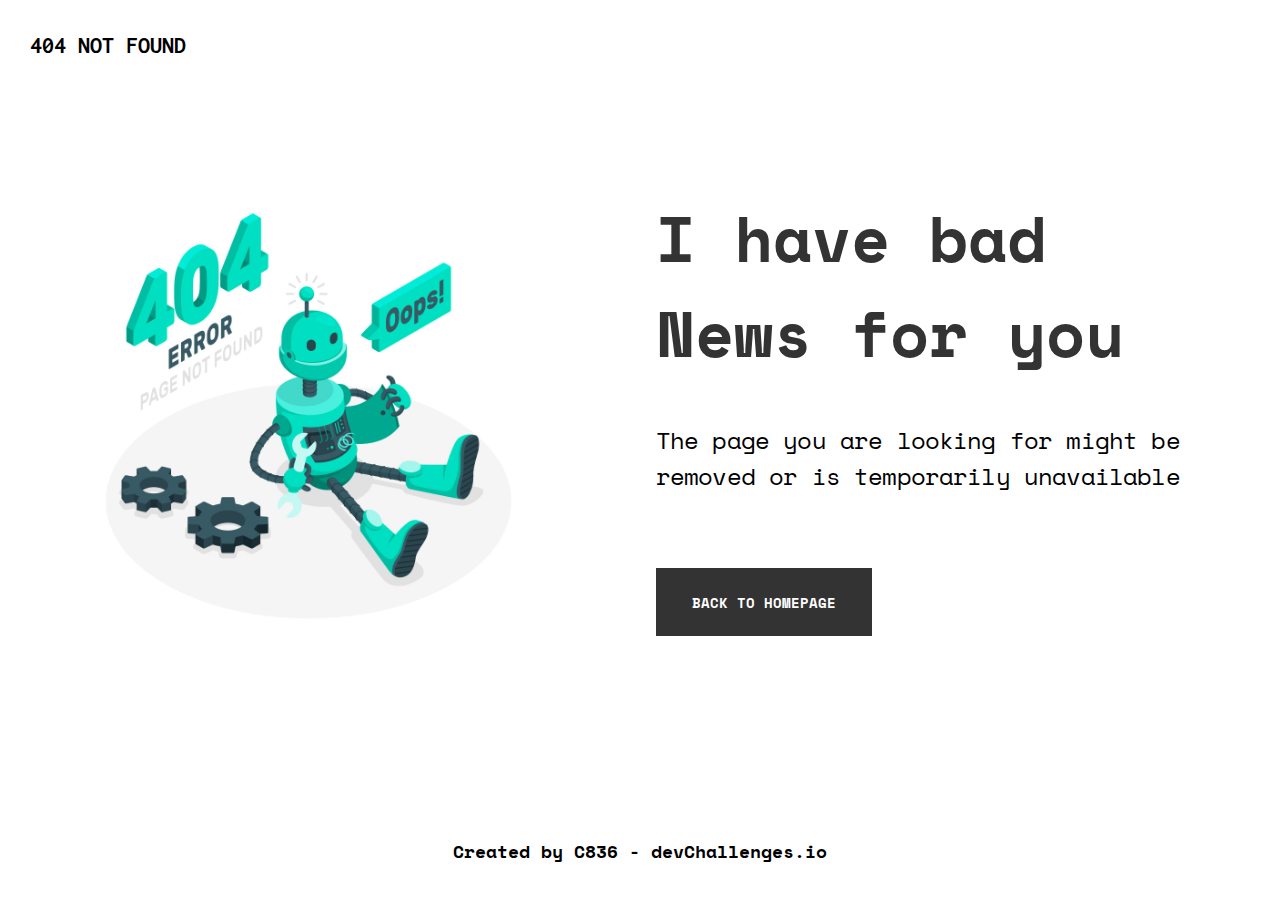
<file: 01 - 404 Page/index.html>
<!DOCTYPE html>
<html lang="en">
<head>
    <meta charset="UTF-8">
    <meta http-equiv="X-UA-Compatible" content="IE=edge">
    <meta name="viewport" content="width=device-width, initial-scale=1.0">
    <title>404 - Not Found</title>
    <link href="style.css" rel="stylesheet">
</head>
<body>
    <main>
        <h4>404 NOT FOUND</h4>
        <div id="conImg">
            <img src="images/error.jpg"  draggable="false" >
        </div>
        <div id="conText">
            <h1>
                I have bad News for you
            </h1>
            <p>
                The page you are looking for might be removed or is temporarily unavailable
            </p>
            <button>
                BACK TO HOMEPAGE
            </button>
        </div>  
    </main>

    <footer>
        <a href="https://github.com/C836">Created by <b>C836</b> - devChallenges.io</a>
    </footer>
</body>
</html>
</file>
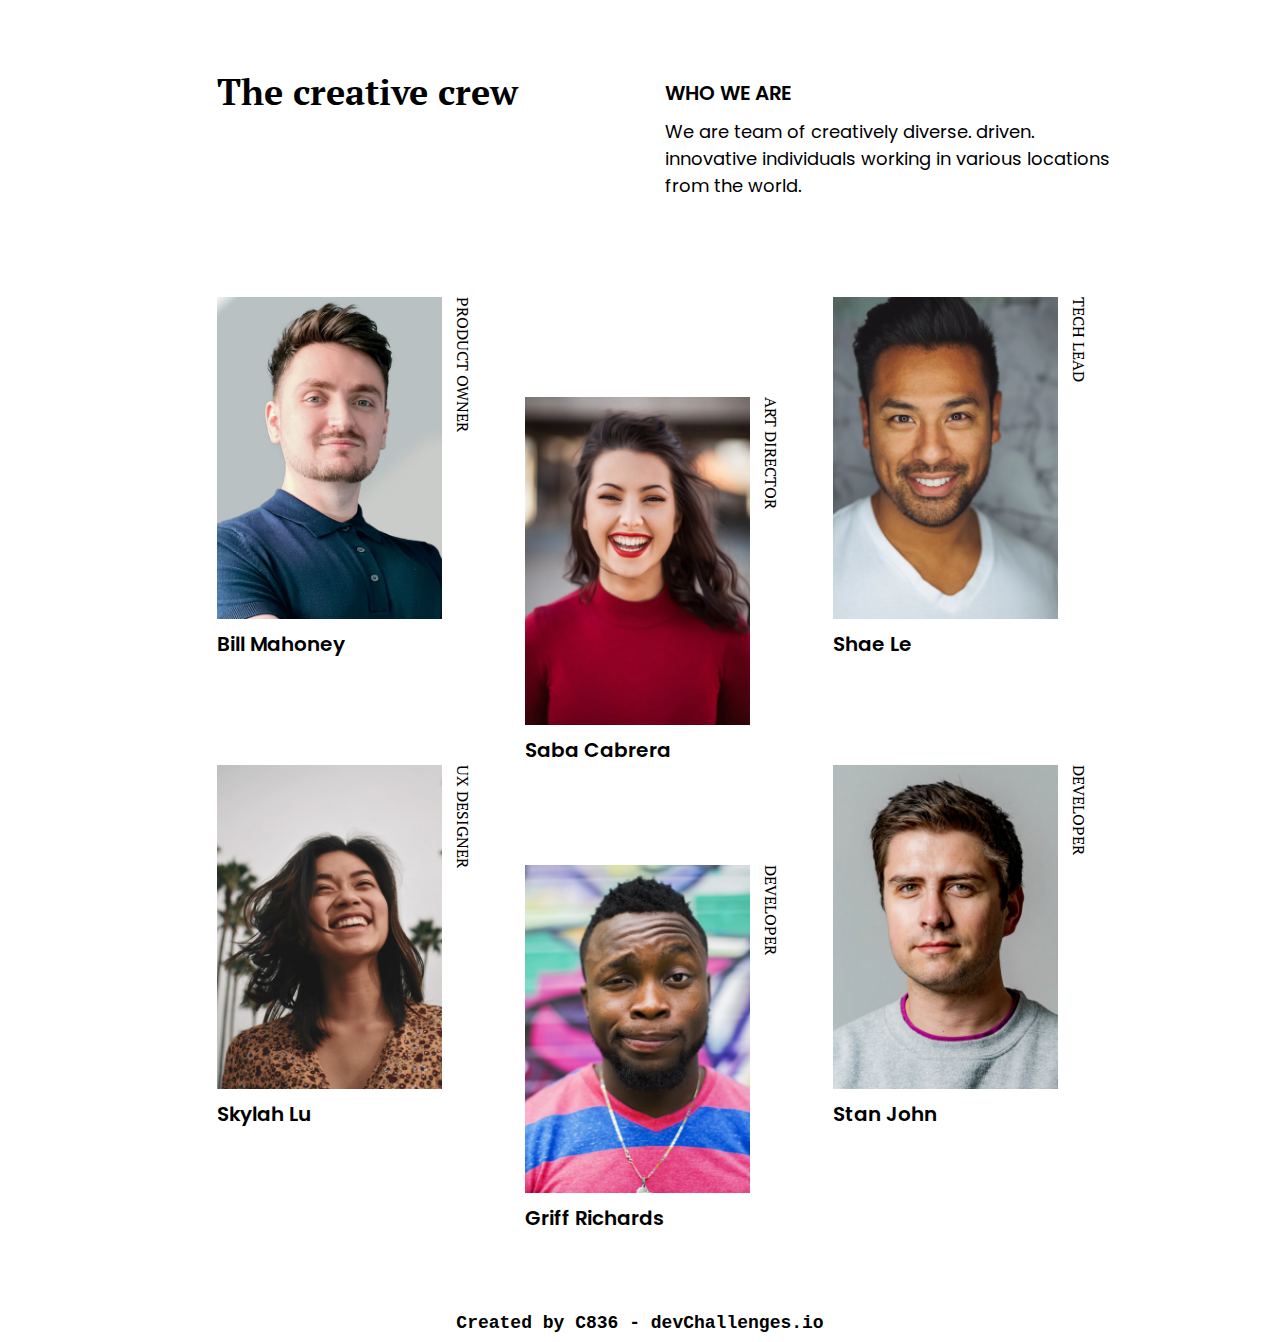
<file: 02 - Team Page/index.html>
<!DOCTYPE html>
<html lang="en">
<head>
    <meta charset="UTF-8">
    <meta http-equiv="X-UA-Compatible" content="IE=edge">
    <meta name="viewport" content="width=device-width, initial-scale=1.0">
    <title>Team Page</title>
    <link rel="stylesheet" href="style.css">
</head>
<body>
    <main>
        <div id="about">
            <h1>The creative crew</h1>
            <div id="text">
                <p id="who">
                    WHO WE ARE
                </p>
                <p id="desc">
                    We are team of creatively diverse. driven. innovative individuals working in various locations from the world.
                </p>
            </div>
        </div>
        <div id="grid">
            <div class="item">
                <img src="images/photo1.png">
                <p id="title">
                    PRODUCT OWNER
                </p>
                <h3 id="name">
                    Bill Mahoney
                </h3>
            </div>

            <div div class="item">
                <img src="images/photo2.png">
                <p id="title">
                    ART DIRECTOR
                </p>
                <h3 id="name">
                    Saba Cabrera
                </h3>
            </div>

            <div div class="item">
                <img src="images/photo3.png">
                <p id="title">
                    TECH LEAD
                </p>
                <h3 id="name">
                    Shae Le
                </h3>
            </div>

            <div div class="item">
                <img src="images/photo4.png">
                <p id="title">
                    UX DESIGNER
                </p>
                <h3 id="name">
                    Skylah Lu
                </h3>
            </div>

            <div div class="item">
                <img src="images/photo5.png">
                <p id="title">
                    DEVELOPER
                </p>
                <h3 id="name">
                    Griff Richards
                </h3>
            </div>

            <div div class="item">
                <img src="images/photo6.png">
                <p id="title">
                    DEVELOPER
                </p>
                <h3 id="name">
                    Stan John
                </h3>
            </div>
        </div>
    </main>
    <footer>
        <a href="https://github.com/C836">Created by <b>C836</b> - devChallenges.io</a>
    </footer>
</body>
</html>
</file>
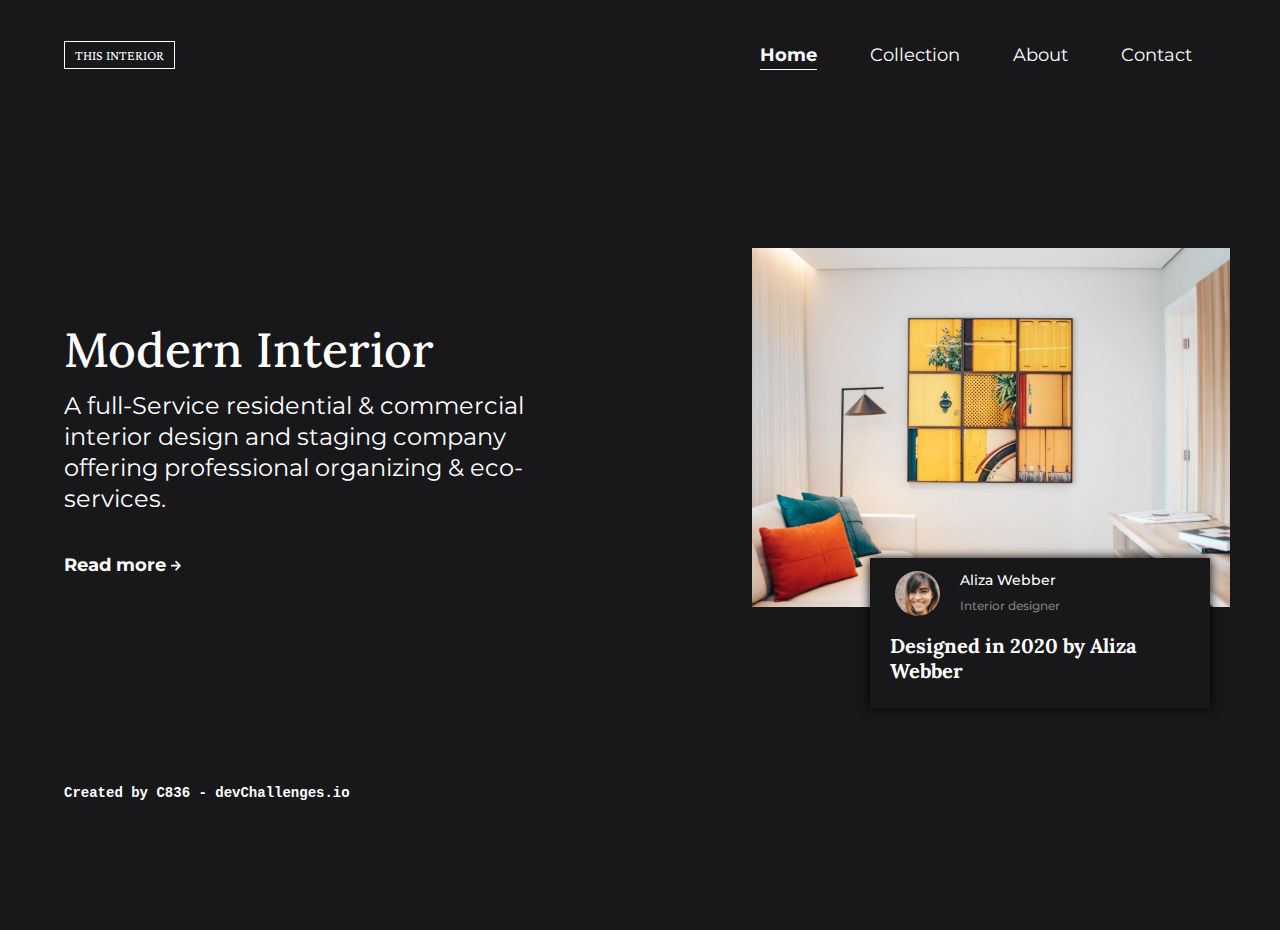
<file: 03 - Interior Consultant/index.html>
<!DOCTYPE html>
<html lang="en">
<head>
    <meta charset="UTF-8">
    <meta http-equiv="X-UA-Compatible" content="IE=edge">
    <meta name="viewport" content="width=device-width, initial-scale=1.0">
    <title>Interior Consultant</title>
    <link rel="stylesheet" href="style.css">
    <script src="script.js" defer></script>
</head>

<body>
    <section id="menu">
        <a href="#">Home</a>
        <a href="#">Collection</a>
        <a href="#">About</a>
        <a href="#">Contact</a>
        <svg id="fechar" xmlns="http://www.w3.org/2000/svg" xmlns:xlink="http://www.w3.org/1999/xlink" version="1.1" x="0px" y="0px" viewBox="0 0 1000 1000" enable-background="new 0 0 1000 1000" xml:space="preserve">
        <g><path d="M500,623.8L159.9,963.9c-34.6,34.6-90.1,34.7-124.3,0.5c-34.4-34.4-34-89.8,0.5-124.3L376.2,500L36.1,159.9C1.5,125.3,1.4,69.8,35.6,35.6c34.4-34.4,89.8-34,124.3,0.5L500,376.2L840.1,36.1c34.6-34.6,90.1-34.7,124.3-0.5c34.4,34.4,34,89.8-0.5,124.3L623.8,500l340.1,340.1c34.6,34.6,34.7,90.1,0.5,124.3c-34.4,34.4-89.8,34-124.3-0.5L500,623.8z"/></g>
        </svg>
    </section>
    <section id="page">
        <nav id="nav">
            <span>
                THIS INTERIOR
            </span>
            <svg id="open" xmlns="http://www.w3.org/2000/svg" xmlns:xlink="http://www.w3.org/1999/xlink" version="1.1" id="Layer_1" x="0px" y="0px" width="122.879px" height="103.609px" viewBox="0 0 122.879 103.609" enable-background="new 0 0 122.879 103.609" xml:space="preserve"><g><path fill-rule="evenodd" clip-rule="evenodd" d="M10.368,0h102.144c5.703,0,10.367,4.665,10.367,10.367v0 c0,5.702-4.664,10.368-10.367,10.368H10.368C4.666,20.735,0,16.07,0,10.368v0C0,4.665,4.666,0,10.368,0L10.368,0z M10.368,82.875 h102.144c5.703,0,10.367,4.665,10.367,10.367l0,0c0,5.702-4.664,10.367-10.367,10.367H10.368C4.666,103.609,0,98.944,0,93.242l0,0 C0,87.54,4.666,82.875,10.368,82.875L10.368,82.875z M10.368,41.438h102.144c5.703,0,10.367,4.665,10.367,10.367l0,0 c0,5.702-4.664,10.368-10.367,10.368H10.368C4.666,62.173,0,57.507,0,51.805l0,0C0,46.103,4.666,41.438,10.368,41.438 L10.368,41.438z"/></g></svg>
            <div>
                <a href="#">Home</a>
                <a href="#">Collection</a>
                <a href="#">About</a>
                <a href="#">Contact</a>
            </div>
        </nav>
        <main id="main"> 
            <div>
                <div id="text">
                    <h3>
                        Modern Interior
                    </h3>
                    <p>
                        A full-Service residential & commercial interior design and staging company offering professional organizing & eco-services.
                    </p>
                    <a href="#">
                        Read more <svg xmlns="http://www.w3.org/2000/svg" viewBox="0 0 448 512"><path d="M190.5 66.9l22.2-22.2c9.4-9.4 24.6-9.4 33.9 0L441 239c9.4 9.4 9.4 24.6 0 33.9L246.6 467.3c-9.4 9.4-24.6 9.4-33.9 0l-22.2-22.2c-9.5-9.5-9.3-25 .4-34.3L311.4 296H24c-13.3 0-24-10.7-24-24v-32c0-13.3 10.7-24 24-24h287.4L190.9 101.2c-9.8-9.3-10-24.8-.4-34.3z"/></svg>
                    </a>
                </div> 
            </div>
            <figure>
                <img id="img" src="./images/photo1.png">
                <div id="card">  
                    <div>
                        <img src="./images/photo2.png">
                        <span>
                            <p>
                                Aliza Webber</br>
                                <span>Interior designer</span>
                            </p>
                        </span>
                    </div>
                    <h3>
                        Designed in 2020 by Aliza Webber
                    </h3>
                </div>
            </figure>
        </main>
        <footer>
            <a href="https://github.com/C836">Created by <b>C836</b> - devChallenges.io</a>
        </footer>
    </section>
</body>
</html>
</file>
<file: 01 - 404 Page/style.css>
@import url('https://fonts.googleapis.com/css2?family=Inconsolata:wght@700&family=Space+Mono:wght@400;700&display=swap');

body{
    display: flex;
    flex-direction: column;
}

main {
    display: flex;
    justify-content: space-around;

    width: 100%;
    height: 95%;
    top: 50%;
    left: 50%;

    align-items: center;
}

h4{
    position: absolute;
    top: 0; left: 30px;
    font: 700 24px 'Inconsolata', monospace;
}

#conImg {
    height: 90vh;
    width: 40%;
    text-align: center;
}

    img {
        height: 100%;
        width: 90%;
        max-width: 100%;
        object-fit: contain;
    }

#conText {
    height: 80%;
    width: 45%;
    float: right;
}

    h1{
        font: 700 64px 'Space Mono', monospace;
        color: #333333;
        margin-top: 0;
    }

    p{
        font:400 24px 'Space Mono', monospace; 
        line-height: 36px;
        letter-spacing: -0.035em;
    }

    button {
        width: 216px;
        height: 68px;
        background-color: #333333;
        color: #ffffff;
        border: none;
        font: 700 14px 'Space Mono', monospace;
        margin-top: 50px;
        cursor: pointer;
    }

footer{
    margin-top: 20px;
    font: 700 18px 'Space Mono', monospace;
    text-align: center;
}

a{
    text-decoration: none;
    color: inherit; 
}

@media (max-width: 900px)
{
    h1{
        font-size: 54px;
        line-height: 1.3;
    }

    
    p{
        font-size: 22px;
        line-height: 1.6;
    }

}

@media (max-width: 600px)
{
    main {
        display: block;
        position: static;
        width: 100%;
        height: 95%;
        top: 0;
        left: 0;
        transform: translate(0, 0);
        align-items: center;
    }

        h4{
            position: static;
            margin-left: 20px;
            font: 700 24px 'Inconsolata', monospace;
        }
    
    #conImg{
        width: 75%;
        height: auto;
        margin: auto;
    }

    #conText {
        height: 90%;
        width: 90%;
        margin: auto;
        float: none;
    }

        h1{
            font: 700 48px 'Space Mono', monospace;
        }

        
        p{
            font-size: 18px;
        }
    
        button {
            font-size: 14px;
            margin-top: 30px;
        }

    footer{
        font: 700 14px 'Space Mono', monospace;
        text-align: center;
        position: static;
        margin-top: 25px;
        transform: translateX(0);
    }
}
</file>
<file: 02 - Team Page/style.css>
@import url('https://fonts.googleapis.com/css2?family=PT+Serif:wght@400;700&family=Poppins:wght@400;600&display=swap');

body{
    display: flex;
    flex-direction: column;
}

#about{
    display: flex;
    width: 75%;
    margin-left: auto;
    margin-right: auto;
    box-sizing: border-box;
    margin-bottom: 80px;
    padding-left: 4%;
}

h1{
    width: 50%;
    font: 700 36px 'PT Serif', serif;
    margin-top: 10px;
}

#text{
    width: 50%;
    box-sizing: border-box;
}
    #who{
        font: 600 20px 'Poppins', sans-serif;
        margin-bottom: 10px;
    }

    #desc{
        font: 400 18px 'Poppins', sans-serif;
        margin-top: 0;
    }

main{
    display: flex;
    flex-direction: column;
    margin-top: 50px;
    width: 100%;
}

#grid{
    width: 75%;
    display: grid;
    margin-left: auto;
    margin-right: auto;
    grid-template-columns: 1fr 1fr 1fr; 
    column-gap: 3%;
    box-sizing: border-box;
    padding-left: 4%;
}

    .item{
        margin-bottom: 100px;
    }

    .item:nth-of-type(3n+2) {
        position: relative;
        top: 100px;
    }

    #title{
        font: 16px 'PT Serif', serif;
        margin: 0;
        writing-mode: vertical-rl;
    }

    #name{
        font: 600 20px 'Poppins', sans-serif;
        float: left;
        margin: 0;
    }

    img{
        width: 80%;
        float: left;
        margin: 0 10px 10px 0;
    }

footer{
    font: 700 18px 'Space Mono', monospace;
    text-align: center;
    margin-top: 80px;
}

a{
    text-decoration: none;
    color: inherit; 
}

@media (max-width: 900px){
    h1{
        width: 100%;
    }

    #grid{
    width: 95%;
    display: grid;
    margin-left: auto;
    margin-right: auto;
    grid-template-columns: 1fr 1fr; 
    column-gap: 3%;
    }

    .item:nth-of-type(3n+2) {
        position: relative;
        top: 0;
    }

    .item:nth-of-type(2n) {
        position: relative;
        top: 100px;
    }

    #about{
        flex-direction: column;
        width: 95%;
        margin-bottom: 60px;
    }

    #text{
        width: 100%;
    }

}

@media (max-width: 510px){
    #about{
        margin-bottom: 40px;
    }

    img{
        width: 82%;
        margin: 0 5px 5px 0;
    }

    #title{
        font-size: 14px;
    }

    #name{
        font-size: 18px;
    }
}

@media (max-width: 510px){
    #title{
        font-size: 12px;
    }

    #name{
        font-size: 16px;
    }
}
</file>
<file: 03 - Interior Consultant/style.css>
@import url('https://fonts.googleapis.com/css2?family=Crimson+Pro:wght@200&family=Lora:wght@500;700&family=Montserrat:wght@400;500;700&display=swap');

*{
    color: white;
    border: 0;
    margin: 0;
    text-decoration: none;
}

body{
    background-color: #181719;
}

svg{
    cursor: pointer;
}

nav{
    display: flex;
    align-items: center;
    justify-content: space-between;
    margin: 30px auto;
    width: 90%;
    height: 50px;
}
    nav svg{
        display: none;
    }

    nav span{
        border: 1px solid white;
        float: left;
        font: 14px 'Crimson Pro', serif;
        padding: 5px 10px;
    }

    nav div{
        float: right;
        font: 18px 'Montserrat', sans-serif;
    }

        nav div a:first-child{
            font: 700 18px 'Montserrat', sans-serif;
            text-decoration: underline;
            text-underline-offset: 8px;
        }

        nav div a{
            margin: 0 24px;
        }

main{
    display: flex;
    align-items: center;
    margin: 0 auto;
    width: 90%;
    height: 75vh;
}

    main div{
        display: flex;
        align-items: center;
    }

    @media (min-width: 820px){

    figure{
        position: absolute;
        right: 20px;
        width: 400px;
        height: 400px;
    }

        img{
            float:right;
            margin-right: 20px;
            height: 360px;
            object-fit: contain;
            margin-right: 30px;
        }
    }

    #text{
        display: flex;
        flex-direction: column;
        align-items: flex-start;
        width: 470px;
    }

    #text h3{
        margin-top: 0;
        font:500 48px 'Lora', serif;
        margin-bottom: 10px;
    }

    #text p{
        font:400 24px 'Montserrat', sans-serif;
        margin-bottom: 40px;
        line-height: 1.3;
    }

    #text a{
        font:700 18px 'Montserrat', sans-serif;
    }

svg{
    width: 10px;
    fill: white;
}

#card{
    display: flex;
    flex-direction: column;
    float:right;
    background-color: #181719;
    width: 340px;
    height: 150px;
    transform: translate(-50px,-50px);
    box-shadow: black 0 0 10px;
}

    #card div{
        width: 100%;
        height: 38%;
    }

        #card img{
            height: 45px;
            border-radius: 50%;
            margin: 14px 0 0 25px;
            position: absolute;
        }

        #card p{
            font:500 14px 'Montserrat', sans-serif;
        }

        #card div span p{
            margin: 14px 0 0 90px;
            line-height: 1.8;
        }

        #card div span span{
            font: 500 12px 'Montserrat', sans-serif;
            color: #828282 ;
        }

        #card h3{
            padding: 0 0 0 20px;
            display: inline-block;
            height: 75%;
            font: 700 20px 'Lora', serif;
            margin-top: 18px;
        }

#menu{
    visibility: hidden;
    position: absolute;
    
    display: flex;
    height: 100vh;
    flex-direction: column;
    justify-content: center;
    align-items: center;
    margin: auto auto;
    font: 18px 'Montserrat', sans-serif;
}

    #menu a{
        margin: 15px;
    }

    #menu a:first-child{
        font: 700 18px 'Montserrat', sans-serif;
        text-decoration: underline;
        text-underline-offset: 8px;
    }

    #menu svg{
        position: absolute;
        top: 35px;
        right: 5%;
        width: 35px;
    }

footer{
    margin-left: 5%;
    font: 700 14px 'Space Mono', monospace;
    margin-bottom: 10px;
}

    footer a{
        text-decoration: none;
        color: inherit; 
    }

@media (max-width: 1100px){
    #text{
        display: flex;
        flex-direction: column;
        align-items: flex-start;
        width: 350px;
    }

    img{
        height: 320px;
    }

    #text h3{
        font-size: 40px;
    }

    #text p{
        font-size: 20px;
    }

    #text a{
        font-size: 16px;
    }
}

@media (max-width: 930px){
    #text{
        width: 250px;
    }
}

@media (max-width: 820px){ 
    main{
        display: flex;
        flex-direction: column;
        height: auto;
    }

    nav div{
        display: none;
    }
    nav svg{
        width: 35px;
        display: block;
    }

    figure{
        width: 100%;
        right: 0;
    }

    #img{
        width: 100%;
        height: auto;
    }
    
    #card{
        transform: translate(-1%,-50px) scale(0.9);
    }

    #text{
        width: 100%;
        margin-bottom: 30px;
    }

    #text p{
        width: 75%;
        line-height: 1.4;
    }

    footer{
        position: static;
        text-align: center;
        margin-left: 0;
    }
    
}
</file>
